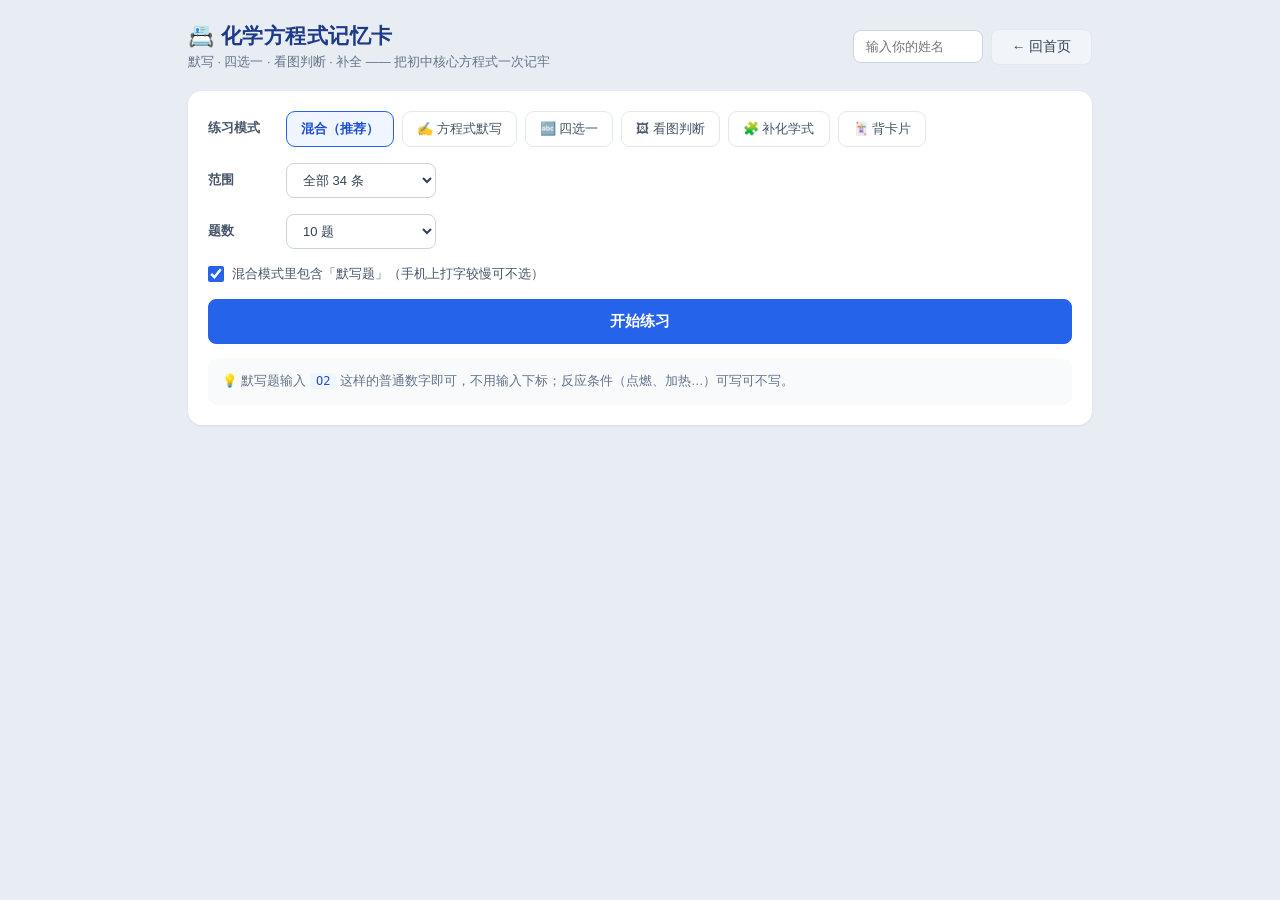
<file: drill.html>
<!DOCTYPE html>
<html lang="zh-CN">
<head>
<meta charset="UTF-8">
<meta name="viewport" content="width=device-width, initial-scale=1.0">
<title>方程式记忆卡 · 初中化学虚拟实验训练平台</title>
<link rel="stylesheet" href="css-style.css">
</head>
<body>

<div class="home-wrap">
  <div class="home-top">
    <div>
      <h1>📇 化学方程式记忆卡</h1>
      <div class="sub">默写 · 四选一 · 看图判断 · 补全 —— 把初中核心方程式一次记牢</div>
    </div>
    <div class="home-tools">
      <input id="drName" class="name-input" placeholder="输入你的姓名" maxlength="20">
      <button class="ghost" onclick="location.href='index.html'">← 回首页</button>
    </div>
  </div>

  <div id="drBody">
    <div class="empty">正在加载卡片…</div>
  </div>
</div>

<div id="toast"></div>

<script src="js-core.js"></script>
<script src="data-bundle.js" onerror="window.__noBundle=true"></script>
<script src="js-drill.js"></script>
</body>
</html>
</file>
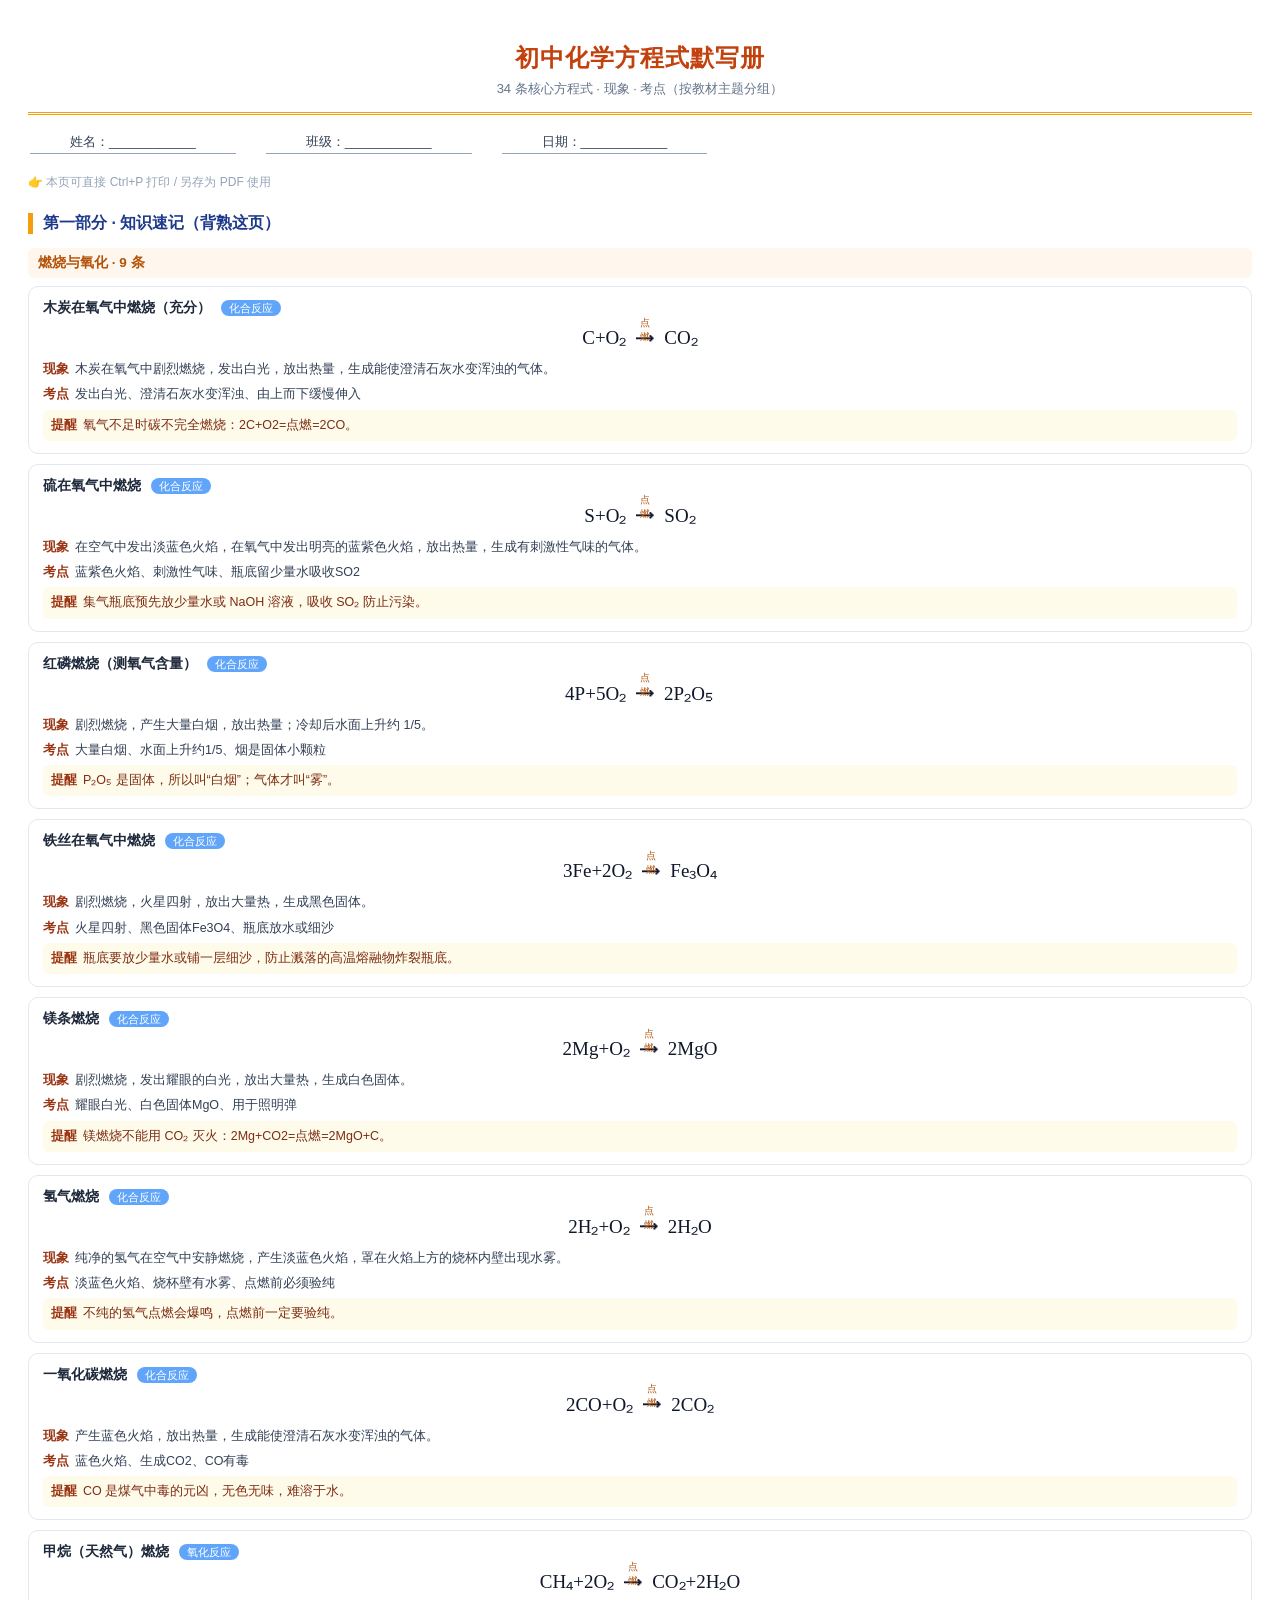
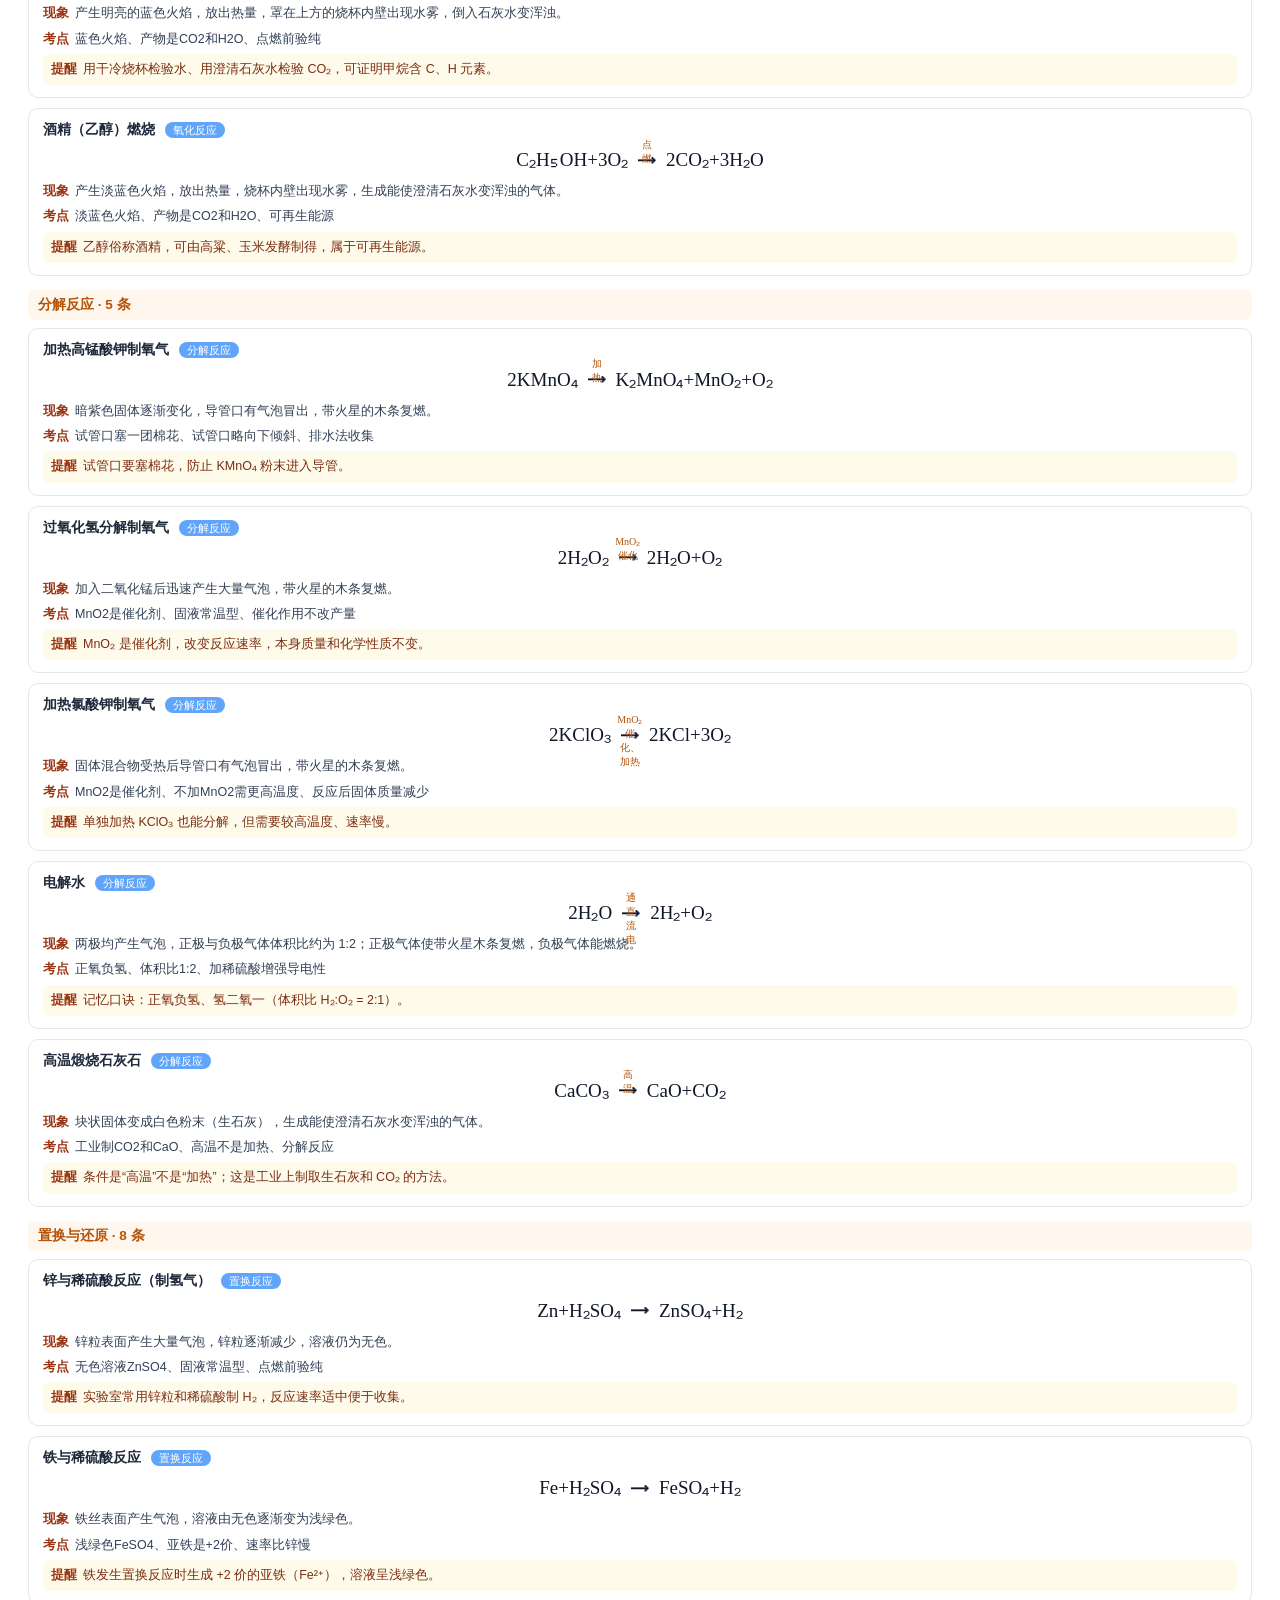
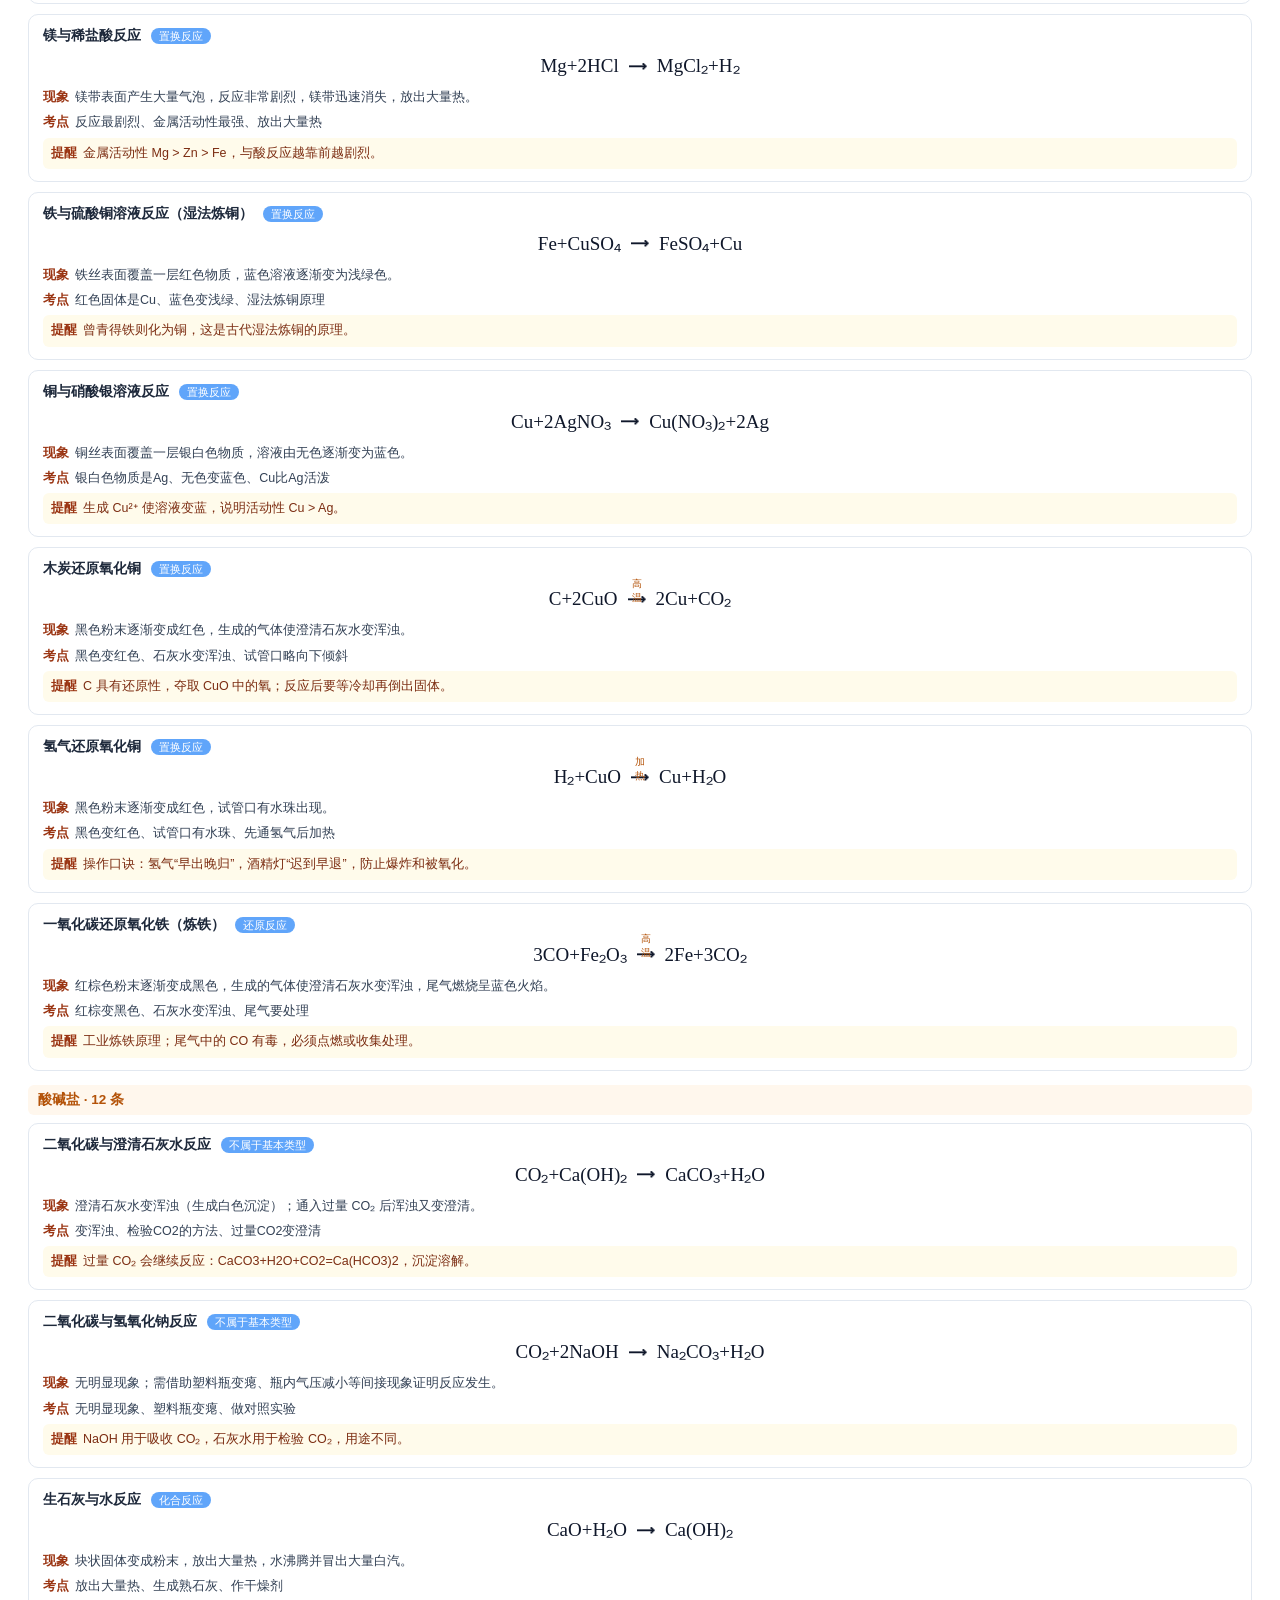
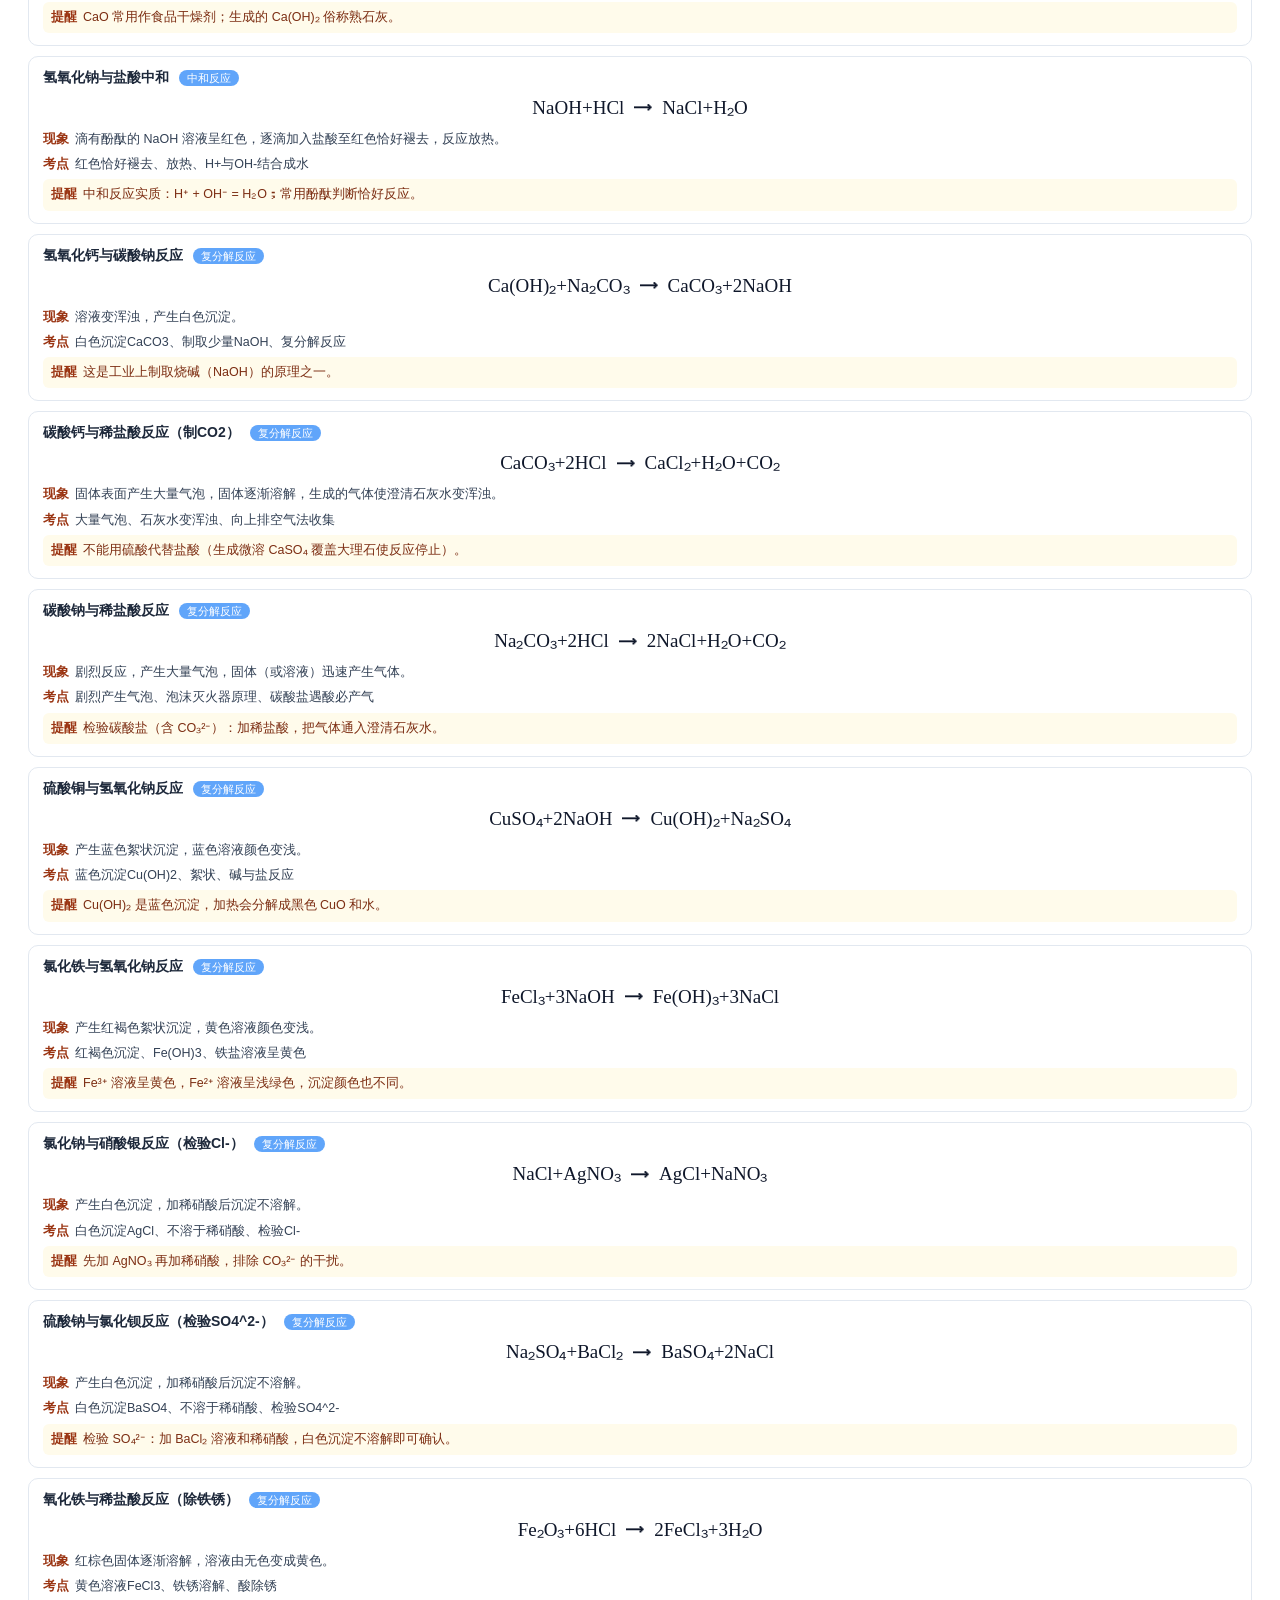
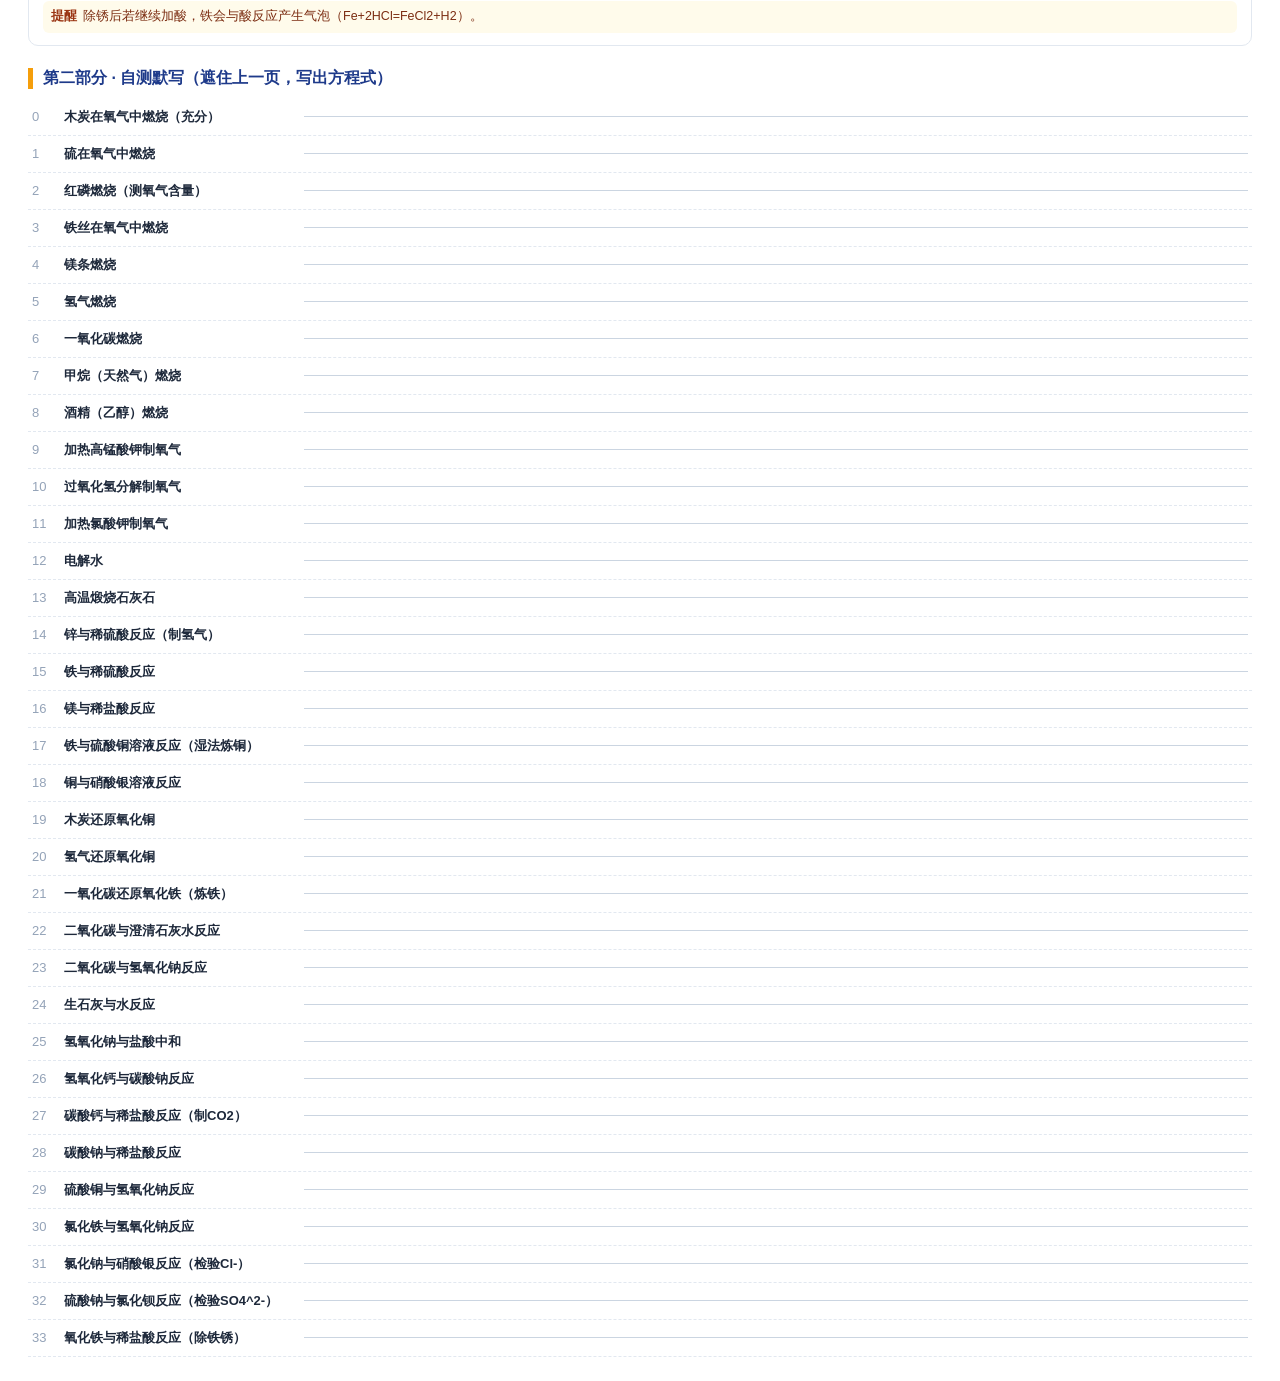
<file: print.html>
<!DOCTYPE html><html lang="zh-CN"><head><meta charset="UTF-8"><title>初中化学方程式默写册（34 条）</title><style>*{box-sizing:border-box;margin:0;padding:0}body{font-family:-apple-system,"PingFang SC","Microsoft YaHei",sans-serif;color:#1f2937;background:#fff;padding:24px 28px}.cover{text-align:center;padding:18px 0 14px;border-bottom:3px double #f59e0b;margin-bottom:18px}.cover h1{font-size:24px;color:#c2410c;letter-spacing:1px}.cover p{font-size:13px;color:#64748b;margin-top:6px}.stu{display:flex;gap:30px;font-size:13px;color:#334155;margin:10px 2px 20px}.stu span{border-bottom:1px solid #94a3b8;padding:0 40px 2px}.part-h{font-size:16px;color:#1e3a8a;font-weight:800;margin:22px 0 10px;border-left:5px solid #f59e0b;padding-left:10px}.gtitle{font-size:13.5px;font-weight:700;color:#b45309;margin:14px 0 8px;background:#fff7ed;padding:6px 10px;border-radius:6px}.card{border:1px solid #e2e8f0;border-radius:10px;padding:12px 14px;margin-bottom:10px;page-break-inside:avoid;break-inside:avoid}.cname{font-size:14px;font-weight:700;color:#1e293b}.ctype{font-size:11px;font-weight:500;color:#fff;background:#60a5fa;padding:2px 8px;border-radius:10px;margin-left:6px}.ceq{font-size:19px;margin:8px 0;text-align:center;color:#0f172a;font-family:"Cambria","Times New Roman",serif}.ceq .op{position:relative;display:inline-block;margin:0 10px;vertical-align:middle}.ceq .op b{font-size:18px}.ceq .op i{position:absolute;top:-13px;left:50%;transform:translateX(-50%);font-style:normal;font-size:10px;color:#b45309}.row{font-size:12.5px;line-height:1.7;margin-top:4px;color:#334155}.row b{color:#9a3412;margin-right:6px}.row.tip{color:#7c2d12;background:#fffbeb;padding:5px 8px;border-radius:6px}.srow{display:flex;align-items:center;gap:10px;font-size:13px;padding:9px 4px;border-bottom:1px dashed #e2e8f0}.snum{color:#94a3b8;width:22px}.sname{width:230px;font-weight:600;color:#1e293b}.sline{flex:1;border-bottom:1px solid #cbd5e1;height:0}@media print{body{padding:14px 16px}.card{box-shadow:none}}@media screen{.hint{font-size:12px;color:#94a3b8;margin:6px 0}}</style></head><body><div class="cover"><h1>初中化学方程式默写册</h1><p>34 条核心方程式 · 现象 · 考点（按教材主题分组）</p></div><div class="stu"><span>姓名：____________</span><span>班级：____________</span><span>日期：____________</span></div><div class="hint">👉 本页可直接 Ctrl+P 打印 / 另存为 PDF 使用</div><div class="part-h">第一部分 · 知识速记（背熟这页）</div><div class="gtitle">燃烧与氧化 · 9 条</div><div class="card"><div class="cname">木炭在氧气中燃烧（充分） <span class="ctype">化合反应</span></div><div class="ceq"><span class="eq">C+O₂<span class="op"><i>点燃</i><b>⟶</b></span>CO₂</span></div><div class="row"><b>现象</b>木炭在氧气中剧烈燃烧，发出白光，放出热量，生成能使澄清石灰水变浑浊的气体。</div><div class="row"><b>考点</b>发出白光、澄清石灰水变浑浊、由上而下缓慢伸入</div><div class="row tip"><b>提醒</b>氧气不足时碳不完全燃烧：2C+O2=点燃=2CO。</div></div><div class="card"><div class="cname">硫在氧气中燃烧 <span class="ctype">化合反应</span></div><div class="ceq"><span class="eq">S+O₂<span class="op"><i>点燃</i><b>⟶</b></span>SO₂</span></div><div class="row"><b>现象</b>在空气中发出淡蓝色火焰，在氧气中发出明亮的蓝紫色火焰，放出热量，生成有刺激性气味的气体。</div><div class="row"><b>考点</b>蓝紫色火焰、刺激性气味、瓶底留少量水吸收SO2</div><div class="row tip"><b>提醒</b>集气瓶底预先放少量水或 NaOH 溶液，吸收 SO₂ 防止污染。</div></div><div class="card"><div class="cname">红磷燃烧（测氧气含量） <span class="ctype">化合反应</span></div><div class="ceq"><span class="eq">4P+5O₂<span class="op"><i>点燃</i><b>⟶</b></span>2P₂O₅</span></div><div class="row"><b>现象</b>剧烈燃烧，产生大量白烟，放出热量；冷却后水面上升约 1/5。</div><div class="row"><b>考点</b>大量白烟、水面上升约1/5、烟是固体小颗粒</div><div class="row tip"><b>提醒</b>P₂O₅ 是固体，所以叫“白烟”；气体才叫“雾”。</div></div><div class="card"><div class="cname">铁丝在氧气中燃烧 <span class="ctype">化合反应</span></div><div class="ceq"><span class="eq">3Fe+2O₂<span class="op"><i>点燃</i><b>⟶</b></span>Fe₃O₄</span></div><div class="row"><b>现象</b>剧烈燃烧，火星四射，放出大量热，生成黑色固体。</div><div class="row"><b>考点</b>火星四射、黑色固体Fe3O4、瓶底放水或细沙</div><div class="row tip"><b>提醒</b>瓶底要放少量水或铺一层细沙，防止溅落的高温熔融物炸裂瓶底。</div></div><div class="card"><div class="cname">镁条燃烧 <span class="ctype">化合反应</span></div><div class="ceq"><span class="eq">2Mg+O₂<span class="op"><i>点燃</i><b>⟶</b></span>2MgO</span></div><div class="row"><b>现象</b>剧烈燃烧，发出耀眼的白光，放出大量热，生成白色固体。</div><div class="row"><b>考点</b>耀眼白光、白色固体MgO、用于照明弹</div><div class="row tip"><b>提醒</b>镁燃烧不能用 CO₂ 灭火：2Mg+CO2=点燃=2MgO+C。</div></div><div class="card"><div class="cname">氢气燃烧 <span class="ctype">化合反应</span></div><div class="ceq"><span class="eq">2H₂+O₂<span class="op"><i>点燃</i><b>⟶</b></span>2H₂O</span></div><div class="row"><b>现象</b>纯净的氢气在空气中安静燃烧，产生淡蓝色火焰，罩在火焰上方的烧杯内壁出现水雾。</div><div class="row"><b>考点</b>淡蓝色火焰、烧杯壁有水雾、点燃前必须验纯</div><div class="row tip"><b>提醒</b>不纯的氢气点燃会爆鸣，点燃前一定要验纯。</div></div><div class="card"><div class="cname">一氧化碳燃烧 <span class="ctype">化合反应</span></div><div class="ceq"><span class="eq">2CO+O₂<span class="op"><i>点燃</i><b>⟶</b></span>2CO₂</span></div><div class="row"><b>现象</b>产生蓝色火焰，放出热量，生成能使澄清石灰水变浑浊的气体。</div><div class="row"><b>考点</b>蓝色火焰、生成CO2、CO有毒</div><div class="row tip"><b>提醒</b>CO 是煤气中毒的元凶，无色无味，难溶于水。</div></div><div class="card"><div class="cname">甲烷（天然气）燃烧 <span class="ctype">氧化反应</span></div><div class="ceq"><span class="eq">CH₄+2O₂<span class="op"><i>点燃</i><b>⟶</b></span>CO₂+2H₂O</span></div><div class="row"><b>现象</b>产生明亮的蓝色火焰，放出热量，罩在上方的烧杯内壁出现水雾，倒入石灰水变浑浊。</div><div class="row"><b>考点</b>蓝色火焰、产物是CO2和H2O、点燃前验纯</div><div class="row tip"><b>提醒</b>用干冷烧杯检验水、用澄清石灰水检验 CO₂，可证明甲烷含 C、H 元素。</div></div><div class="card"><div class="cname">酒精（乙醇）燃烧 <span class="ctype">氧化反应</span></div><div class="ceq"><span class="eq">C₂H₅OH+3O₂<span class="op"><i>点燃</i><b>⟶</b></span>2CO₂+3H₂O</span></div><div class="row"><b>现象</b>产生淡蓝色火焰，放出热量，烧杯内壁出现水雾，生成能使澄清石灰水变浑浊的气体。</div><div class="row"><b>考点</b>淡蓝色火焰、产物是CO2和H2O、可再生能源</div><div class="row tip"><b>提醒</b>乙醇俗称酒精，可由高粱、玉米发酵制得，属于可再生能源。</div></div><div class="gtitle">分解反应 · 5 条</div><div class="card"><div class="cname">加热高锰酸钾制氧气 <span class="ctype">分解反应</span></div><div class="ceq"><span class="eq">2KMnO₄<span class="op"><i>加热</i><b>⟶</b></span>K₂MnO₄+MnO₂+O₂</span></div><div class="row"><b>现象</b>暗紫色固体逐渐变化，导管口有气泡冒出，带火星的木条复燃。</div><div class="row"><b>考点</b>试管口塞一团棉花、试管口略向下倾斜、排水法收集</div><div class="row tip"><b>提醒</b>试管口要塞棉花，防止 KMnO₄ 粉末进入导管。</div></div><div class="card"><div class="cname">过氧化氢分解制氧气 <span class="ctype">分解反应</span></div><div class="ceq"><span class="eq">2H₂O₂<span class="op"><i>MnO₂催化</i><b>⟶</b></span>2H₂O+O₂</span></div><div class="row"><b>现象</b>加入二氧化锰后迅速产生大量气泡，带火星的木条复燃。</div><div class="row"><b>考点</b>MnO2是催化剂、固液常温型、催化作用不改产量</div><div class="row tip"><b>提醒</b>MnO₂ 是催化剂，改变反应速率，本身质量和化学性质不变。</div></div><div class="card"><div class="cname">加热氯酸钾制氧气 <span class="ctype">分解反应</span></div><div class="ceq"><span class="eq">2KClO₃<span class="op"><i>MnO₂催化、加热</i><b>⟶</b></span>2KCl+3O₂</span></div><div class="row"><b>现象</b>固体混合物受热后导管口有气泡冒出，带火星的木条复燃。</div><div class="row"><b>考点</b>MnO2是催化剂、不加MnO2需更高温度、反应后固体质量减少</div><div class="row tip"><b>提醒</b>单独加热 KClO₃ 也能分解，但需要较高温度、速率慢。</div></div><div class="card"><div class="cname">电解水 <span class="ctype">分解反应</span></div><div class="ceq"><span class="eq">2H₂O<span class="op"><i>通直流电</i><b>⟶</b></span>2H₂+O₂</span></div><div class="row"><b>现象</b>两极均产生气泡，正极与负极气体体积比约为 1:2；正极气体使带火星木条复燃，负极气体能燃烧。</div><div class="row"><b>考点</b>正氧负氢、体积比1:2、加稀硫酸增强导电性</div><div class="row tip"><b>提醒</b>记忆口诀：正氧负氢、氢二氧一（体积比 H₂:O₂ = 2:1）。</div></div><div class="card"><div class="cname">高温煅烧石灰石 <span class="ctype">分解反应</span></div><div class="ceq"><span class="eq">CaCO₃<span class="op"><i>高温</i><b>⟶</b></span>CaO+CO₂</span></div><div class="row"><b>现象</b>块状固体变成白色粉末（生石灰），生成能使澄清石灰水变浑浊的气体。</div><div class="row"><b>考点</b>工业制CO2和CaO、高温不是加热、分解反应</div><div class="row tip"><b>提醒</b>条件是“高温”不是“加热”；这是工业上制取生石灰和 CO₂ 的方法。</div></div><div class="gtitle">置换与还原 · 8 条</div><div class="card"><div class="cname">锌与稀硫酸反应（制氢气） <span class="ctype">置换反应</span></div><div class="ceq"><span class="eq">Zn+H₂SO₄<span class="op"><b>⟶</b></span>ZnSO₄+H₂</span></div><div class="row"><b>现象</b>锌粒表面产生大量气泡，锌粒逐渐减少，溶液仍为无色。</div><div class="row"><b>考点</b>无色溶液ZnSO4、固液常温型、点燃前验纯</div><div class="row tip"><b>提醒</b>实验室常用锌粒和稀硫酸制 H₂，反应速率适中便于收集。</div></div><div class="card"><div class="cname">铁与稀硫酸反应 <span class="ctype">置换反应</span></div><div class="ceq"><span class="eq">Fe+H₂SO₄<span class="op"><b>⟶</b></span>FeSO₄+H₂</span></div><div class="row"><b>现象</b>铁丝表面产生气泡，溶液由无色逐渐变为浅绿色。</div><div class="row"><b>考点</b>浅绿色FeSO4、亚铁是+2价、速率比锌慢</div><div class="row tip"><b>提醒</b>铁发生置换反应时生成 +2 价的亚铁（Fe²⁺），溶液呈浅绿色。</div></div><div class="card"><div class="cname">镁与稀盐酸反应 <span class="ctype">置换反应</span></div><div class="ceq"><span class="eq">Mg+2HCl<span class="op"><b>⟶</b></span>MgCl₂+H₂</span></div><div class="row"><b>现象</b>镁带表面产生大量气泡，反应非常剧烈，镁带迅速消失，放出大量热。</div><div class="row"><b>考点</b>反应最剧烈、金属活动性最强、放出大量热</div><div class="row tip"><b>提醒</b>金属活动性 Mg &gt; Zn &gt; Fe，与酸反应越靠前越剧烈。</div></div><div class="card"><div class="cname">铁与硫酸铜溶液反应（湿法炼铜） <span class="ctype">置换反应</span></div><div class="ceq"><span class="eq">Fe+CuSO₄<span class="op"><b>⟶</b></span>FeSO₄+Cu</span></div><div class="row"><b>现象</b>铁丝表面覆盖一层红色物质，蓝色溶液逐渐变为浅绿色。</div><div class="row"><b>考点</b>红色固体是Cu、蓝色变浅绿、湿法炼铜原理</div><div class="row tip"><b>提醒</b>曾青得铁则化为铜，这是古代湿法炼铜的原理。</div></div><div class="card"><div class="cname">铜与硝酸银溶液反应 <span class="ctype">置换反应</span></div><div class="ceq"><span class="eq">Cu+2AgNO₃<span class="op"><b>⟶</b></span>Cu(NO₃)₂+2Ag</span></div><div class="row"><b>现象</b>铜丝表面覆盖一层银白色物质，溶液由无色逐渐变为蓝色。</div><div class="row"><b>考点</b>银白色物质是Ag、无色变蓝色、Cu比Ag活泼</div><div class="row tip"><b>提醒</b>生成 Cu²⁺ 使溶液变蓝，说明活动性 Cu &gt; Ag。</div></div><div class="card"><div class="cname">木炭还原氧化铜 <span class="ctype">置换反应</span></div><div class="ceq"><span class="eq">C+2CuO<span class="op"><i>高温</i><b>⟶</b></span>2Cu+CO₂</span></div><div class="row"><b>现象</b>黑色粉末逐渐变成红色，生成的气体使澄清石灰水变浑浊。</div><div class="row"><b>考点</b>黑色变红色、石灰水变浑浊、试管口略向下倾斜</div><div class="row tip"><b>提醒</b>C 具有还原性，夺取 CuO 中的氧；反应后要等冷却再倒出固体。</div></div><div class="card"><div class="cname">氢气还原氧化铜 <span class="ctype">置换反应</span></div><div class="ceq"><span class="eq">H₂+CuO<span class="op"><i>加热</i><b>⟶</b></span>Cu+H₂O</span></div><div class="row"><b>现象</b>黑色粉末逐渐变成红色，试管口有水珠出现。</div><div class="row"><b>考点</b>黑色变红色、试管口有水珠、先通氢气后加热</div><div class="row tip"><b>提醒</b>操作口诀：氢气“早出晚归”，酒精灯“迟到早退”，防止爆炸和被氧化。</div></div><div class="card"><div class="cname">一氧化碳还原氧化铁（炼铁） <span class="ctype">还原反应</span></div><div class="ceq"><span class="eq">3CO+Fe₂O₃<span class="op"><i>高温</i><b>⟶</b></span>2Fe+3CO₂</span></div><div class="row"><b>现象</b>红棕色粉末逐渐变成黑色，生成的气体使澄清石灰水变浑浊，尾气燃烧呈蓝色火焰。</div><div class="row"><b>考点</b>红棕变黑色、石灰水变浑浊、尾气要处理</div><div class="row tip"><b>提醒</b>工业炼铁原理；尾气中的 CO 有毒，必须点燃或收集处理。</div></div><div class="gtitle">酸碱盐 · 12 条</div><div class="card"><div class="cname">二氧化碳与澄清石灰水反应 <span class="ctype">不属于基本类型</span></div><div class="ceq"><span class="eq">CO₂+Ca(OH)₂<span class="op"><b>⟶</b></span>CaCO₃+H₂O</span></div><div class="row"><b>现象</b>澄清石灰水变浑浊（生成白色沉淀）；通入过量 CO₂ 后浑浊又变澄清。</div><div class="row"><b>考点</b>变浑浊、检验CO2的方法、过量CO2变澄清</div><div class="row tip"><b>提醒</b>过量 CO₂ 会继续反应：CaCO3+H2O+CO2=Ca(HCO3)2，沉淀溶解。</div></div><div class="card"><div class="cname">二氧化碳与氢氧化钠反应 <span class="ctype">不属于基本类型</span></div><div class="ceq"><span class="eq">CO₂+2NaOH<span class="op"><b>⟶</b></span>Na₂CO₃+H₂O</span></div><div class="row"><b>现象</b>无明显现象；需借助塑料瓶变瘪、瓶内气压减小等间接现象证明反应发生。</div><div class="row"><b>考点</b>无明显现象、塑料瓶变瘪、做对照实验</div><div class="row tip"><b>提醒</b>NaOH 用于吸收 CO₂，石灰水用于检验 CO₂，用途不同。</div></div><div class="card"><div class="cname">生石灰与水反应 <span class="ctype">化合反应</span></div><div class="ceq"><span class="eq">CaO+H₂O<span class="op"><b>⟶</b></span>Ca(OH)₂</span></div><div class="row"><b>现象</b>块状固体变成粉末，放出大量热，水沸腾并冒出大量白汽。</div><div class="row"><b>考点</b>放出大量热、生成熟石灰、作干燥剂</div><div class="row tip"><b>提醒</b>CaO 常用作食品干燥剂；生成的 Ca(OH)₂ 俗称熟石灰。</div></div><div class="card"><div class="cname">氢氧化钠与盐酸中和 <span class="ctype">中和反应</span></div><div class="ceq"><span class="eq">NaOH+HCl<span class="op"><b>⟶</b></span>NaCl+H₂O</span></div><div class="row"><b>现象</b>滴有酚酞的 NaOH 溶液呈红色，逐滴加入盐酸至红色恰好褪去，反应放热。</div><div class="row"><b>考点</b>红色恰好褪去、放热、H+与OH-结合成水</div><div class="row tip"><b>提醒</b>中和反应实质：H⁺ + OH⁻ = H₂O；常用酚酞判断恰好反应。</div></div><div class="card"><div class="cname">氢氧化钙与碳酸钠反应 <span class="ctype">复分解反应</span></div><div class="ceq"><span class="eq">Ca(OH)₂+Na₂CO₃<span class="op"><b>⟶</b></span>CaCO₃+2NaOH</span></div><div class="row"><b>现象</b>溶液变浑浊，产生白色沉淀。</div><div class="row"><b>考点</b>白色沉淀CaCO3、制取少量NaOH、复分解反应</div><div class="row tip"><b>提醒</b>这是工业上制取烧碱（NaOH）的原理之一。</div></div><div class="card"><div class="cname">碳酸钙与稀盐酸反应（制CO2） <span class="ctype">复分解反应</span></div><div class="ceq"><span class="eq">CaCO₃+2HCl<span class="op"><b>⟶</b></span>CaCl₂+H₂O+CO₂</span></div><div class="row"><b>现象</b>固体表面产生大量气泡，固体逐渐溶解，生成的气体使澄清石灰水变浑浊。</div><div class="row"><b>考点</b>大量气泡、石灰水变浑浊、向上排空气法收集</div><div class="row tip"><b>提醒</b>不能用硫酸代替盐酸（生成微溶 CaSO₄ 覆盖大理石使反应停止）。</div></div><div class="card"><div class="cname">碳酸钠与稀盐酸反应 <span class="ctype">复分解反应</span></div><div class="ceq"><span class="eq">Na₂CO₃+2HCl<span class="op"><b>⟶</b></span>2NaCl+H₂O+CO₂</span></div><div class="row"><b>现象</b>剧烈反应，产生大量气泡，固体（或溶液）迅速产生气体。</div><div class="row"><b>考点</b>剧烈产生气泡、泡沫灭火器原理、碳酸盐遇酸必产气</div><div class="row tip"><b>提醒</b>检验碳酸盐（含 CO₃²⁻）：加稀盐酸，把气体通入澄清石灰水。</div></div><div class="card"><div class="cname">硫酸铜与氢氧化钠反应 <span class="ctype">复分解反应</span></div><div class="ceq"><span class="eq">CuSO₄+2NaOH<span class="op"><b>⟶</b></span>Cu(OH)₂+Na₂SO₄</span></div><div class="row"><b>现象</b>产生蓝色絮状沉淀，蓝色溶液颜色变浅。</div><div class="row"><b>考点</b>蓝色沉淀Cu(OH)2、絮状、碱与盐反应</div><div class="row tip"><b>提醒</b>Cu(OH)₂ 是蓝色沉淀，加热会分解成黑色 CuO 和水。</div></div><div class="card"><div class="cname">氯化铁与氢氧化钠反应 <span class="ctype">复分解反应</span></div><div class="ceq"><span class="eq">FeCl₃+3NaOH<span class="op"><b>⟶</b></span>Fe(OH)₃+3NaCl</span></div><div class="row"><b>现象</b>产生红褐色絮状沉淀，黄色溶液颜色变浅。</div><div class="row"><b>考点</b>红褐色沉淀、Fe(OH)3、铁盐溶液呈黄色</div><div class="row tip"><b>提醒</b>Fe³⁺ 溶液呈黄色，Fe²⁺ 溶液呈浅绿色，沉淀颜色也不同。</div></div><div class="card"><div class="cname">氯化钠与硝酸银反应（检验Cl-） <span class="ctype">复分解反应</span></div><div class="ceq"><span class="eq">NaCl+AgNO₃<span class="op"><b>⟶</b></span>AgCl+NaNO₃</span></div><div class="row"><b>现象</b>产生白色沉淀，加稀硝酸后沉淀不溶解。</div><div class="row"><b>考点</b>白色沉淀AgCl、不溶于稀硝酸、检验Cl-</div><div class="row tip"><b>提醒</b>先加 AgNO₃ 再加稀硝酸，排除 CO₃²⁻ 的干扰。</div></div><div class="card"><div class="cname">硫酸钠与氯化钡反应（检验SO4^2-） <span class="ctype">复分解反应</span></div><div class="ceq"><span class="eq">Na₂SO₄+BaCl₂<span class="op"><b>⟶</b></span>BaSO₄+2NaCl</span></div><div class="row"><b>现象</b>产生白色沉淀，加稀硝酸后沉淀不溶解。</div><div class="row"><b>考点</b>白色沉淀BaSO4、不溶于稀硝酸、检验SO4^2-</div><div class="row tip"><b>提醒</b>检验 SO₄²⁻：加 BaCl₂ 溶液和稀硝酸，白色沉淀不溶解即可确认。</div></div><div class="card"><div class="cname">氧化铁与稀盐酸反应（除铁锈） <span class="ctype">复分解反应</span></div><div class="ceq"><span class="eq">Fe₂O₃+6HCl<span class="op"><b>⟶</b></span>2FeCl₃+3H₂O</span></div><div class="row"><b>现象</b>红棕色固体逐渐溶解，溶液由无色变成黄色。</div><div class="row"><b>考点</b>黄色溶液FeCl3、铁锈溶解、酸除锈</div><div class="row tip"><b>提醒</b>除锈后若继续加酸，铁会与酸反应产生气泡（Fe+2HCl=FeCl2+H2）。</div></div><div class="part-h">第二部分 · 自测默写（遮住上一页，写出方程式）</div><div class="srow"><span class="snum">0</span><span class="sname">木炭在氧气中燃烧（充分）</span><span class="sline"></span></div><div class="srow"><span class="snum">1</span><span class="sname">硫在氧气中燃烧</span><span class="sline"></span></div><div class="srow"><span class="snum">2</span><span class="sname">红磷燃烧（测氧气含量）</span><span class="sline"></span></div><div class="srow"><span class="snum">3</span><span class="sname">铁丝在氧气中燃烧</span><span class="sline"></span></div><div class="srow"><span class="snum">4</span><span class="sname">镁条燃烧</span><span class="sline"></span></div><div class="srow"><span class="snum">5</span><span class="sname">氢气燃烧</span><span class="sline"></span></div><div class="srow"><span class="snum">6</span><span class="sname">一氧化碳燃烧</span><span class="sline"></span></div><div class="srow"><span class="snum">7</span><span class="sname">甲烷（天然气）燃烧</span><span class="sline"></span></div><div class="srow"><span class="snum">8</span><span class="sname">酒精（乙醇）燃烧</span><span class="sline"></span></div><div class="srow"><span class="snum">9</span><span class="sname">加热高锰酸钾制氧气</span><span class="sline"></span></div><div class="srow"><span class="snum">10</span><span class="sname">过氧化氢分解制氧气</span><span class="sline"></span></div><div class="srow"><span class="snum">11</span><span class="sname">加热氯酸钾制氧气</span><span class="sline"></span></div><div class="srow"><span class="snum">12</span><span class="sname">电解水</span><span class="sline"></span></div><div class="srow"><span class="snum">13</span><span class="sname">高温煅烧石灰石</span><span class="sline"></span></div><div class="srow"><span class="snum">14</span><span class="sname">锌与稀硫酸反应（制氢气）</span><span class="sline"></span></div><div class="srow"><span class="snum">15</span><span class="sname">铁与稀硫酸反应</span><span class="sline"></span></div><div class="srow"><span class="snum">16</span><span class="sname">镁与稀盐酸反应</span><span class="sline"></span></div><div class="srow"><span class="snum">17</span><span class="sname">铁与硫酸铜溶液反应（湿法炼铜）</span><span class="sline"></span></div><div class="srow"><span class="snum">18</span><span class="sname">铜与硝酸银溶液反应</span><span class="sline"></span></div><div class="srow"><span class="snum">19</span><span class="sname">木炭还原氧化铜</span><span class="sline"></span></div><div class="srow"><span class="snum">20</span><span class="sname">氢气还原氧化铜</span><span class="sline"></span></div><div class="srow"><span class="snum">21</span><span class="sname">一氧化碳还原氧化铁（炼铁）</span><span class="sline"></span></div><div class="srow"><span class="snum">22</span><span class="sname">二氧化碳与澄清石灰水反应</span><span class="sline"></span></div><div class="srow"><span class="snum">23</span><span class="sname">二氧化碳与氢氧化钠反应</span><span class="sline"></span></div><div class="srow"><span class="snum">24</span><span class="sname">生石灰与水反应</span><span class="sline"></span></div><div class="srow"><span class="snum">25</span><span class="sname">氢氧化钠与盐酸中和</span><span class="sline"></span></div><div class="srow"><span class="snum">26</span><span class="sname">氢氧化钙与碳酸钠反应</span><span class="sline"></span></div><div class="srow"><span class="snum">27</span><span class="sname">碳酸钙与稀盐酸反应（制CO2）</span><span class="sline"></span></div><div class="srow"><span class="snum">28</span><span class="sname">碳酸钠与稀盐酸反应</span><span class="sline"></span></div><div class="srow"><span class="snum">29</span><span class="sname">硫酸铜与氢氧化钠反应</span><span class="sline"></span></div><div class="srow"><span class="snum">30</span><span class="sname">氯化铁与氢氧化钠反应</span><span class="sline"></span></div><div class="srow"><span class="snum">31</span><span class="sname">氯化钠与硝酸银反应（检验Cl-）</span><span class="sline"></span></div><div class="srow"><span class="snum">32</span><span class="sname">硫酸钠与氯化钡反应（检验SO4^2-）</span><span class="sline"></span></div><div class="srow"><span class="snum">33</span><span class="sname">氧化铁与稀盐酸反应（除铁锈）</span><span class="sline"></span></div></body></html>
</file>
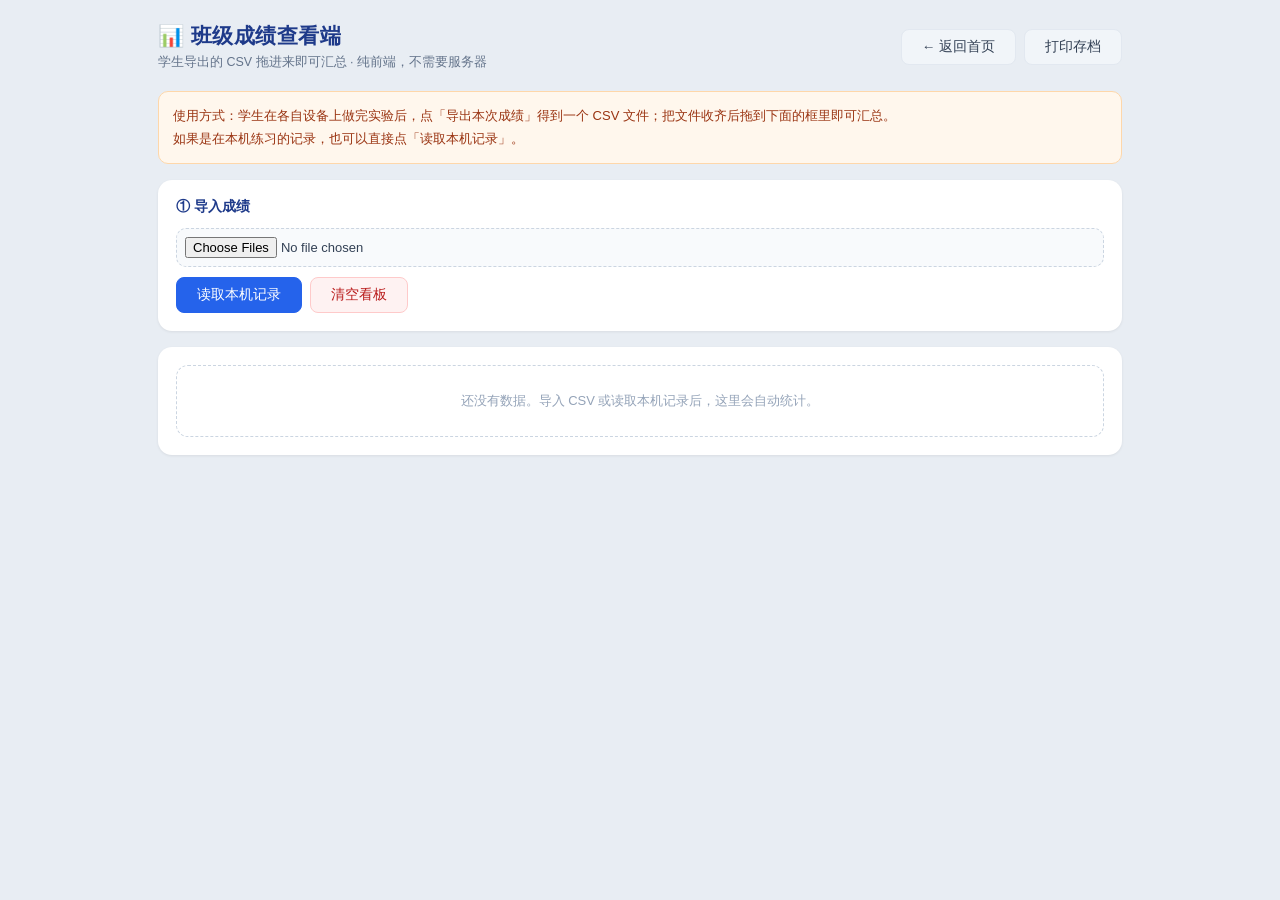
<file: teacher.html>
<!DOCTYPE html>
<html lang="zh-CN">
<head>
<meta charset="UTF-8">
<meta name="viewport" content="width=device-width, initial-scale=1.0">
<title>教师查看端 · 虚拟实验成绩</title>
<link rel="stylesheet" href="css-style.css">
</head>
<body>

<div class="t-wrap">
  <div class="home-top">
    <div>
      <h1>📊 班级成绩查看端</h1>
      <div class="sub">学生导出的 CSV 拖进来即可汇总 · 纯前端，不需要服务器</div>
    </div>
    <div class="home-tools">
      <button class="ghost" onclick="location.href='index.html'">← 返回首页</button>
      <button class="ghost" onclick="window.print()">打印存档</button>
    </div>
  </div>

  <div class="warn-banner">
    使用方式：学生在各自设备上做完实验后，点「导出本次成绩」得到一个 CSV 文件；把文件收齐后拖到下面的框里即可汇总。<br>
    如果是在本机练习的记录，也可以直接点「读取本机记录」。
  </div>

  <div class="t-card">
    <h4>① 导入成绩</h4>
    <input id="csvFile" class="file-in" type="file" accept=".csv,text/csv" multiple>
    <div style="margin-top:10px;display:flex;gap:8px;flex-wrap:wrap">
      <button class="primary" onclick="Teacher.readLocal()">读取本机记录</button>
      <button class="danger" onclick="Teacher.clearBoard()">清空看板</button>
    </div>
  </div>

  <div id="board"></div>
</div>

<div id="toast"></div>

<script src="js-core.js"></script>
<script src="js-teacher.js"></script>
</body>
</html>
</file>
<file: css-style.css>
/* ================= 基础 ================= */
*{box-sizing:border-box;margin:0;padding:0}
body{font-family:-apple-system,BlinkMacSystemFont,"PingFang SC","Microsoft YaHei",sans-serif;background:#e8edf3;color:#1f2937;min-height:100vh;user-select:none;-webkit-tap-highlight-color:transparent}
a{text-decoration:none;color:inherit}
#app{display:flex;flex-direction:column;height:100vh}

/* ================= 实验页头部 ================= */
.hd{background:#fff;border-bottom:1px solid #e2e8f0;padding:10px 20px;display:flex;align-items:center;gap:14px;flex-shrink:0;z-index:10}
.hd .back{font-size:13px;color:#64748b;padding:4px 10px;border:1px solid #e2e8f0;border-radius:8px;background:#f8fafc;cursor:pointer;transition:.15s;white-space:nowrap}
.hd .back:hover{background:#eef2f7;color:#334155}
.hd h1{font-size:16px;font-weight:700;color:#1e3a8a;white-space:nowrap}
.hd .step-name{font-size:13px;color:#64748b;flex:1;overflow:hidden;text-overflow:ellipsis;white-space:nowrap}
.pbar{width:160px;height:8px;background:#e2e8f0;border-radius:4px;overflow:hidden;flex-shrink:0}
.pbar>i{display:block;height:100%;background:linear-gradient(90deg,#3b82f6,#22c55e);transition:width .4s;width:0}

/* ================= 三栏主区 ================= */
.mn{flex:1;display:flex;gap:12px;padding:12px;overflow:hidden}
.panel{background:#fff;border-radius:12px;box-shadow:0 1px 3px rgba(0,0,0,.07)}

.shelf{width:132px;padding:12px 8px;overflow-y:auto;flex-shrink:0}
.shelf h3{font-size:11px;color:#94a3b8;margin-bottom:10px;font-weight:700;letter-spacing:1px;text-align:center}
.shelf-item{display:flex;flex-direction:column;align-items:center;gap:4px;padding:8px 4px;margin-bottom:6px;border:1.5px solid #e2e8f0;border-radius:10px;background:#fbfdff;cursor:grab;transition:.15s;touch-action:none}
.shelf-item:hover{border-color:#93c5fd;background:#f0f7ff;transform:translateY(-1px)}
.shelf-item:active{cursor:grabbing}
.shelf-item span{font-size:11px;color:#475569;text-align:center;line-height:1.2}
.shelf-item svg{width:38px;height:38px;pointer-events:none}

.stage{flex:1;display:flex;align-items:center;justify-content:center;position:relative;overflow:hidden;padding:8px;background:linear-gradient(180deg,#fafcff 0%,#eef4fb 100%)}
.stage svg.scene{width:100%;height:100%;max-height:100%;display:block}
.zone{pointer-events:none;opacity:0;transition:opacity .15s}
body.dragging .zone{opacity:1}
body.dragging .zone.hit{fill-opacity:.22;stroke-width:2.6}

/* 场景里的提示气泡 */
.scene-label{font-size:11px;fill:#475569}

.right{width:206px;padding:14px;overflow-y:auto;flex-shrink:0}
.right h3{font-size:11px;color:#94a3b8;margin-bottom:8px;font-weight:700;letter-spacing:1px}
.right .stage-name{font-size:14px;color:#1e40af;font-weight:600;line-height:1.6}
.right .stage-desc{font-size:12.5px;color:#64748b;margin-top:8px;line-height:1.7}
.right .err-note{margin-top:12px;padding:9px 10px;background:#fef2f2;border-left:3px solid #dc2626;border-radius:4px;font-size:12px;color:#991b1b;line-height:1.6}
.right .ok-note{margin-top:12px;padding:9px 10px;background:#f0fdf4;border-left:3px solid #16a34a;border-radius:4px;font-size:12px;color:#15803d;line-height:1.6}

/* ================= 底部操作条 ================= */
.ft{padding:11px 20px;background:#fff;border-top:1px solid #e2e8f0;display:flex;gap:10px;justify-content:center;align-items:center;flex-shrink:0;flex-wrap:wrap;z-index:10;position:relative}
button{font-family:inherit;font-size:13.5px;padding:8px 20px;border-radius:8px;border:1px solid #cbd5e1;background:#fff;color:#334155;cursor:pointer;transition:.15s}
button:hover{background:#f8fafc}
button.primary{background:#2563eb;border-color:#2563eb;color:#fff}
button.primary:hover{background:#1d4ed8}
button.danger{background:#fef2f2;border-color:#fecaca;color:#b91c1c}
button.danger:hover{background:#fee2e2}
button.ghost{background:#f1f5f9;border-color:#e2e8f0}
button:disabled{opacity:.45;cursor:not-allowed}
.help-btn{width:34px;height:34px;padding:0;border-radius:50%;font-size:15px;font-weight:700;color:#64748b;background:#f1f5f9;border:1px solid #e2e8f0}
.help-btn:hover{background:#e2e8f0;color:#334155}
.mic-btn{width:34px;height:34px;padding:0;border-radius:50%;font-size:15px;background:#f1f5f9;border:1px solid #e2e8f0}
.mic-btn.on{background:#fee2e2;border-color:#fca5a5;color:#b91c1c}

/* ================= Toast ================= */
#toast{position:fixed;left:50%;bottom:80px;transform:translateX(-50%) translateY(16px);padding:12px 22px;border-radius:10px;font-size:13.5px;color:#fff;opacity:0;transition:.3s;pointer-events:none;z-index:999;max-width:76%;text-align:center;line-height:1.6;box-shadow:0 6px 20px rgba(0,0,0,.15)}
#toast.show{opacity:1;transform:translateX(-50%) translateY(0)}
#toast.ok{background:#16a34a}
#toast.err{background:#dc2626}

/* ================= 拖拽 ================= */
.drag-ghost{position:fixed;width:56px;height:56px;pointer-events:none;z-index:1000;transform:translate(-50%,-50%);filter:drop-shadow(0 6px 12px rgba(0,0,0,.25));opacity:.9}
.drag-ghost svg{width:100%;height:100%}
.drag-ghost.snap{transition:left .2s cubic-bezier(.2,.9,.3,1.2),top .2s cubic-bezier(.2,.9,.3,1.2),opacity .2s,transform .2s}
.drag-ghost.fade{opacity:0;transform:translate(-50%,-50%) scale(.6)}

/* ================= 通用内容卡片 ================= */
.card{width:100%;height:100%;display:flex;flex-direction:column;align-items:center;justify-content:center;gap:14px;padding:20px}
.card h2{font-size:22px;color:#1e3a8a}
.card p{font-size:13.5px;color:#475569;line-height:1.8;max-width:640px;text-align:center}

/* ================= 器材选择 ================= */
.equip-grid{display:grid;grid-template-columns:repeat(7,1fr);gap:10px;width:100%;max-width:720px}
.equip-card{display:flex;flex-direction:column;align-items:center;gap:4px;padding:10px 3px;border:2px solid #e2e8f0;border-radius:11px;cursor:pointer;transition:.15s;background:#fff}
.equip-card:hover{border-color:#93c5fd;background:#f8fbff;transform:translateY(-2px)}
.equip-card.sel{border-color:#2563eb;background:#eff6ff;box-shadow:0 0 0 3px rgba(37,99,235,.1)}
.equip-card svg{width:38px;height:38px;pointer-events:none}
.equip-card span{font-size:11px;color:#475569;text-align:center;line-height:1.2}
.equip-card.sel span{color:#1d4ed8;font-weight:600}

/* ================= 文档三栏 ================= */
.doc{width:100%;height:100%;display:flex;gap:14px;padding:4px;overflow:hidden}
.doc .col{flex:1;background:#f8fafc;border-radius:10px;padding:16px;font-size:13px;line-height:2;color:#334155;overflow-y:auto}
.doc .col h4{font-size:13px;color:#1e40af;margin-bottom:8px;font-weight:700}
.doc .col p{line-height:1.9}

/* ================= 评分页 ================= */
.score-big{font-size:46px;font-weight:800;color:#2563eb;text-align:center;line-height:1.1}
.score-big small{font-size:15px;color:#94a3b8;font-weight:400}
.score-list{font-size:12.5px;line-height:1.95;color:#334155}
.score-list .row{display:flex;justify-content:space-between;padding:2px 0;border-bottom:1px dashed #e2e8f0}
.score-list .row.full{color:#16a34a}
.score-list .row.zero{color:#dc2626}
.err-list{font-size:12px;line-height:1.85;color:#dc2626}
.err-list .none{color:#16a34a}

/* 维度进度条 */
.dim-bar{margin-bottom:12px}
.dim-bar .lb{display:flex;justify-content:space-between;font-size:12px;color:#475569;margin-bottom:5px}
.dim-bar .bar{height:9px;background:#e2e8f0;border-radius:5px;overflow:hidden}
.dim-bar .bar>i{display:block;height:100%;border-radius:5px;transition:width .6s}
.dim-bar.d-skill .bar>i{background:linear-gradient(90deg,#3b82f6,#60a5fa)}
.dim-bar.d-safety .bar>i{background:linear-gradient(90deg,#16a34a,#4ade80)}

table{width:100%;border-collapse:collapse;font-size:12.5px}
th,td{padding:8px 11px;text-align:left;border-bottom:1px solid #e2e8f0}
th{background:#f1f5f9;color:#475569;font-weight:600;font-size:11.5px}
td{color:#334155}

/* ================= 首页 ================= */
.home-wrap{max-width:940px;margin:0 auto;padding:22px 18px 60px}
.home-top{display:flex;align-items:center;justify-content:space-between;gap:12px;flex-wrap:wrap;margin-bottom:20px}
.home-top h1{font-size:21px;color:#1e3a8a;font-weight:800;letter-spacing:.5px}
.home-top .sub{font-size:12.5px;color:#64748b;margin-top:4px}
.home-tools{display:flex;gap:8px;align-items:center;flex-wrap:wrap}
.name-input{padding:8px 12px;border:1px solid #cbd5e1;border-radius:8px;font-size:13px;font-family:inherit;width:130px;color:#334155}
.name-input:focus{outline:none;border-color:#2563eb}

/* ================= 加微信领资料横幅 ================= */
.vx-banner{display:flex;align-items:center;gap:18px;justify-content:space-between;flex-wrap:wrap;
  background:linear-gradient(120deg,#fff7ed,#fffbeb);border:1.5px solid #fdba74;border-radius:16px;
  padding:16px 20px;margin-bottom:22px;box-shadow:0 2px 10px rgba(251,146,60,.12)}
.vx-text{flex:1;min-width:240px}
.vx-text h3{font-size:15.5px;color:#c2410c;font-weight:800;margin-bottom:6px}
.vx-text p{font-size:13px;color:#7c2d12;line-height:1.65}
.vx-text .vx-sub{margin-top:6px;font-size:12px;color:#9a3412}
.vx-qr{width:104px;height:104px;flex-shrink:0;border-radius:12px;background:#fff;border:1px dashed #fdba74;
  display:flex;align-items:center;justify-content:center;overflow:hidden;padding:6px}
.vx-qr img{width:100%;height:100%;object-fit:contain;display:block}
.vx-qr .qr-ph{display:none;flex-direction:column;align-items:center;justify-content:center;text-align:center;
  font-size:11px;line-height:1.5;color:#b45309}

.exp-grid{display:grid;grid-template-columns:repeat(auto-fill,minmax(250px,1fr));gap:14px}
.grp-hd{grid-column:1/-1;display:flex;align-items:center;gap:10px;margin:8px 0 -2px;font-size:13.5px;font-weight:700;color:#334155;letter-spacing:.5px}
.grp-hd em{font-style:normal;font-weight:500;font-size:12px;color:#94a3b8}
.grp-hd i{flex:1;height:1px;background:#e2e8f0}
.exp-card{background:#fff;border-radius:14px;padding:18px;box-shadow:0 1px 3px rgba(0,0,0,.07);cursor:pointer;transition:.18s;border:1.5px solid transparent;text-align:left}
.exp-card:hover{transform:translateY(-3px);box-shadow:0 8px 20px rgba(30,58,138,.10);border-color:#93c5fd}
.exp-card .ic{width:52px;height:52px;border-radius:12px;background:#eff6ff;display:flex;align-items:center;justify-content:center;font-size:26px;margin-bottom:12px}
.exp-card h3{font-size:15.5px;color:#1e293b;font-weight:700;margin-bottom:6px}
.exp-card p{font-size:12.5px;color:#64748b;line-height:1.65}
.exp-card .meta{margin-top:12px;display:flex;gap:8px;flex-wrap:wrap}
.exp-card .meta span{font-size:11px;color:#475569;background:#f1f5f9;padding:4px 10px;border-radius:20px}

.sec-title{font-size:14px;color:#1e3a8a;font-weight:700;margin:26px 0 12px;display:flex;align-items:center;gap:8px}
.sec-title small{font-weight:400;color:#94a3b8;font-size:12px}
.empty{padding:26px;text-align:center;color:#94a3b8;font-size:13px;background:#fff;border-radius:12px;border:1px dashed #cbd5e1}

/* ================= 教师端 ================= */
.t-wrap{max-width:1000px;margin:0 auto;padding:22px 18px 60px}
.t-card{background:#fff;border-radius:14px;padding:18px;box-shadow:0 1px 3px rgba(0,0,0,.07);margin-bottom:16px}
.t-card h4{font-size:14px;color:#1e3a8a;font-weight:700;margin-bottom:12px}
.stat-row{display:grid;grid-template-columns:repeat(auto-fit,minmax(140px,1fr));gap:12px}
.stat{background:#f8fafc;border-radius:10px;padding:14px;text-align:center}
.stat .v{font-size:26px;font-weight:800;color:#2563eb;line-height:1.2}
.stat .v.warn{color:#ea580c}
.stat .k{font-size:11.5px;color:#64748b;margin-top:4px}
.bar-chart{display:flex;flex-direction:column;gap:9px}
.bar-row{display:flex;align-items:center;gap:10px;font-size:12.5px}
.bar-row .nm{width:200px;color:#475569;flex-shrink:0;overflow:hidden;text-overflow:ellipsis;white-space:nowrap}
.bar-row .tr{flex:1;height:16px;background:#f1f5f9;border-radius:8px;overflow:hidden}
.bar-row .tr>i{display:block;height:100%;background:linear-gradient(90deg,#ef4444,#f87171);border-radius:8px}
.bar-row .ct{width:52px;text-align:right;color:#64748b;flex-shrink:0}
.file-in{font-size:13px;font-family:inherit;padding:8px;border:1px dashed #cbd5e1;border-radius:10px;background:#f8fafc;width:100%;color:#334155}

.hint-box{background:#fff;border:1px solid #e2e8f0;border-left:3px solid #2563eb;border-radius:10px;padding:14px 16px;font-size:13px;color:#475569;line-height:1.9}
.hint-box code{background:#f1f5f9;padding:2px 6px;border-radius:4px;font-size:12px;color:#b91c1c}
.warn-banner{background:#fff7ed;border:1px solid #fed7aa;color:#9a3412;border-radius:10px;padding:12px 14px;font-size:13px;line-height:1.8;margin-bottom:16px}

/* ================= 动画 ================= */
@keyframes rise{0%{transform:translateY(0);opacity:.9}100%{transform:translateY(-40px);opacity:0}}
.bub{animation:rise 1.7s infinite}
@keyframes flicker{0%,100%{transform:scaleY(1) scaleX(1);opacity:.95}50%{transform:scaleY(1.1) scaleX(.96);opacity:1}}
.flame{animation:flicker .55s infinite;transform-origin:bottom center}
@keyframes shake{0%,100%{transform:translate(0,0)}20%{transform:translate(-3px,1px)}40%{transform:translate(3px,-1px)}60%{transform:translate(-2px,2px)}80%{transform:translate(2px,-2px)}}
.shake{animation:shake .35s 3}
@keyframes suckdrop{0%{transform:translateY(-30px);opacity:0}100%{transform:translateY(0);opacity:1}}
.suck{animation:suckdrop .5s ease-out}
@keyframes crack{0%{stroke-dashoffset:60}100%{stroke-dashoffset:0}}
.crack{stroke-dasharray:60;animation:crack .4s ease-out forwards}
@keyframes crackgrow{0%{stroke-dashoffset:90;opacity:.2}100%{stroke-dashoffset:0;opacity:1}}
.crack2{stroke-dasharray:90;animation:crackgrow .6s ease-out forwards}
@keyframes shatter{0%{transform:translate(0,0) rotate(0);opacity:.95}100%{transform:translate(var(--dx,10px),var(--dy,26px)) rotate(var(--rot,40deg));opacity:0}}
.shatter{animation:shatter .8s ease-in forwards}
@keyframes popin{0%{transform:scale(.6);opacity:0}100%{transform:scale(1);opacity:1}}
.popin{animation:popin .35s ease-out}
@keyframes cloudy{0%{opacity:0}100%{opacity:.75}}
.cloudy{animation:cloudy 1s ease-out forwards}

/* ================= 记忆卡练习（drill） ================= */
.dr-setup{background:#fff;border-radius:14px;padding:20px;box-shadow:0 1px 3px rgba(0,0,0,.07)}
.dr-row{display:flex;align-items:flex-start;gap:14px;margin-bottom:16px}
.dr-row>label{width:64px;flex-shrink:0;font-size:13px;color:#475569;font-weight:600;padding-top:8px}
.dr-row select{padding:8px 12px;border:1px solid #cbd5e1;border-radius:8px;font-size:13px;font-family:inherit;color:#334155;background:#fff;min-width:150px}
.dr-row select:focus{outline:none;border-color:#2563eb}
.mode-btns{display:flex;gap:8px;flex-wrap:wrap}
.mb{padding:8px 14px;border-radius:9px;border:1.5px solid #e2e8f0;background:#fff;font-size:13px;color:#475569;cursor:pointer;transition:.15s}
.mb:hover{border-color:#93c5fd;background:#f8fbff}
.mb.on{border-color:#2563eb;background:#eff6ff;color:#1d4ed8;font-weight:600}
.ck{display:flex;align-items:center;gap:8px;font-size:13px;color:#475569;margin-bottom:16px;cursor:pointer}
.ck input{width:16px;height:16px;accent-color:#2563eb}
button.big{width:100%;padding:12px;font-size:15px;font-weight:600}
.dr-tip{margin-top:14px;font-size:12.5px;color:#64748b;line-height:1.8;background:#f8fafc;border-radius:9px;padding:12px 14px}
.dr-tip code{background:#eff6ff;color:#1d4ed8;padding:1px 6px;border-radius:4px;font-size:12px}

.dr-q{background:#fff;border-radius:14px;padding:20px;box-shadow:0 1px 3px rgba(0,0,0,.07)}
.dr-qtop{display:flex;align-items:center;justify-content:space-between;margin-bottom:14px}
.dr-qtop .tag{font-size:12px;color:#1d4ed8;background:#eff6ff;padding:4px 12px;border-radius:20px;font-weight:600}
.dr-qtop .progress{font-size:12px;color:#94a3b8}
.dr-prompt{font-size:15.5px;color:#1e293b;line-height:1.8;font-weight:600;margin-bottom:14px}
.dr-eqbox{background:#f8fafc;border:1px dashed #cbd5e1;border-radius:10px;padding:16px;text-align:center;margin-bottom:14px}
.dr-sub{font-size:13px;color:#64748b;line-height:1.9;background:#f8fafc;border-radius:9px;padding:10px 13px;margin-bottom:14px}
.dr-sub b{color:#334155}
.dr-main{display:flex;flex-direction:column;align-items:center;gap:14px;margin-bottom:6px}
.dr-btns{display:flex;gap:10px;justify-content:center;flex-wrap:wrap;margin-top:16px}

/* 化学方程式排版 */
.eq{font-size:19px;color:#1e293b;letter-spacing:.2px;line-height:1.9}
.eq em{font-style:normal;color:#94a3b8;margin:0 2px}
.eq-op{display:inline-block;text-align:center;vertical-align:middle;margin:0 7px}
.eq-op i{display:block;font-style:normal;font-size:10.5px;color:#dc2626;line-height:1.2;margin-bottom:-1px;min-height:13px}
.eq-op b{display:block;font-weight:400;font-size:17px;color:#64748b;line-height:1}
.blank{display:inline-block;min-width:52px;border-bottom:2px solid #2563eb;color:#2563eb;font-weight:700;text-decoration:none;text-align:center;margin:0 3px}

.dr-pic{width:190px;height:143px;flex-shrink:0}
.pic-box{background:#f8fafc;border-radius:12px;padding:6px;display:flex;justify-content:center;width:100%}
.pic-box .dr-pic{width:230px;height:172px}

/* 选项 */
.opts{display:flex;flex-direction:column;gap:9px;width:100%;max-width:620px}
.opt{display:flex;align-items:center;gap:11px;padding:12px 14px;border:1.8px solid #e2e8f0;border-radius:11px;background:#fff;cursor:pointer;transition:.15s;font-size:14.5px;color:#334155}
.opt:hover{border-color:#93c5fd;background:#f8fbff}
.opt i{flex-shrink:0;width:24px;height:24px;border-radius:50%;background:#f1f5f9;color:#64748b;font-size:12px;font-style:normal;display:flex;align-items:center;justify-content:center;font-weight:700}
.opt.sel{border-color:#2563eb;background:#eff6ff}
.opt.sel i{background:#2563eb;color:#fff}
.opt.right{border-color:#16a34a;background:#f0fdf4}
.opt.right i{background:#16a34a;color:#fff}
.opt.wrong{border-color:#dc2626;background:#fef2f2}
.opt.wrong i{background:#dc2626;color:#fff}
.opt-txt{font-size:13px;line-height:1.65}

/* 默写输入 + 符号键盘 */
.eq-input{width:100%;max-width:620px;padding:13px 16px;border:2px solid #cbd5e1;border-radius:11px;font-size:17px;font-family:inherit;color:#1e293b;text-align:center;letter-spacing:.5px}
.eq-input:focus{outline:none;border-color:#2563eb}
.kb{width:100%;max-width:620px;display:flex;flex-direction:column;gap:7px}
.kb-row{display:flex;gap:6px;flex-wrap:wrap;justify-content:center}
.kb-k{padding:7px 0;min-width:38px;border-radius:8px;border:1px solid #cbd5e1;background:#fff;font-size:13.5px;color:#334155;font-family:inherit}
.kb-k:hover{background:#f1f5f9}
.kb-k.fn{min-width:52px;background:#f1f5f9;color:#64748b}

/* 反馈 */
.fb{margin-top:16px;padding:14px 16px;border-radius:11px;font-size:14px;line-height:1.8}
.fb.ok{background:#f0fdf4;border-left:4px solid #16a34a;color:#15803d}
.fb.bad{background:#fef2f2;border-left:4px solid #dc2626;color:#991b1b}
.fb-eq{margin-top:8px;font-size:17px;color:#1e293b}
.fb-why{margin-top:6px;font-size:13px;color:#b91c1c}
.fb-phen{margin-top:12px;padding-top:12px;border-top:1px dashed #cbd5e1;font-size:12.8px;color:#475569;line-height:1.9}
.fb-phen b{color:#334155}

/* 结算 */
.dr-res{background:#fff;border-radius:14px;padding:24px;box-shadow:0 1px 3px rgba(0,0,0,.07);text-align:center}
.dr-res h2{font-size:20px;color:#1e3a8a;margin-bottom:8px}
.dim{font-size:13px;color:#64748b}
.miss-box{margin:18px 0;padding:14px 16px;background:#fff7ed;border-radius:11px;text-align:left;font-size:13px;color:#9a3412;line-height:1.9}
.miss-box.ok{background:#f0fdf4;color:#15803d;text-align:center}
.miss-box ul{margin:8px 0 0 18px}
.miss-box li{margin-bottom:3px}

/* 背卡 */
.dr-card2{background:linear-gradient(160deg,#f8fbff,#eef4fb);border:2px solid #e2e8f0;border-radius:14px;padding:22px;text-align:center;cursor:pointer;transition:.2s}
.dr-card2:hover{border-color:#93c5fd;transform:translateY(-2px)}
.fc-front h3{font-size:17px;color:#1e3a8a;margin-top:10px}
.fc-front .dim{margin-top:6px}
.flip-hint{margin-top:14px;font-size:12px;color:#94a3b8}
.dr-back{background:#f8fafc;border-radius:12px;padding:16px;margin-top:14px;text-align:center}
.dr-back .eq{font-size:20px}
.bk-row{display:flex;gap:10px;text-align:left;margin-top:12px;font-size:13px;line-height:1.8}
.bk-row b{flex-shrink:0;width:38px;color:#1e40af}
.bk-row span{color:#475569}

/* ================= 响应式（手机） ================= */
@media (max-width:860px){
  .mn{gap:8px;padding:8px}
  .shelf{width:92px;padding:8px 5px}
  .shelf-item svg{width:30px;height:30px}
  .shelf-item span{font-size:10px}
  .right{width:150px;padding:10px}
  .hd{padding:8px 12px;gap:8px}
  .hd h1{font-size:14px}
  .hd .step-name{font-size:11.5px}
  .pbar{width:90px}
  .equip-grid{grid-template-columns:repeat(4,1fr);gap:8px}
  .ft{padding:9px 12px;gap:8px}
  button{font-size:12.5px;padding:7px 14px}
  .doc{flex-direction:column;overflow-y:auto}
  .doc .col{flex:none}
  .card h2{font-size:18px}
  .card p{font-size:12.5px}
  .score-big{font-size:36px}
  .empty,.t-card{padding:14px}
  .bar-row .nm{width:120px}
  /* 记忆卡：手机 */
  body{overflow-x:hidden}
  .dr-setup,.dr-q{padding:14px}
  .dr-main{width:100%}
  .dr-row{flex-direction:column;gap:6px}
  .dr-row>label{width:auto;padding-top:0}
  .dr-row select{width:100%}
  .mb{font-size:12.5px;padding:7px 11px}
  .dr-prompt{font-size:14px}
  .eq{font-size:16.5px}
  .dr-pic{width:150px;height:113px}
  .pic-box .dr-pic{width:190px;height:143px}
  .opt{font-size:13px;padding:10px 12px}
  .eq-input{width:100%;max-width:100%;font-size:16px}
  .kb{max-width:100%}
  .kb-k{min-width:30px;padding:6px 2px;font-size:12px}
  .kb-k.fn{min-width:44px}
  .fb{font-size:13px}
}
</file>
